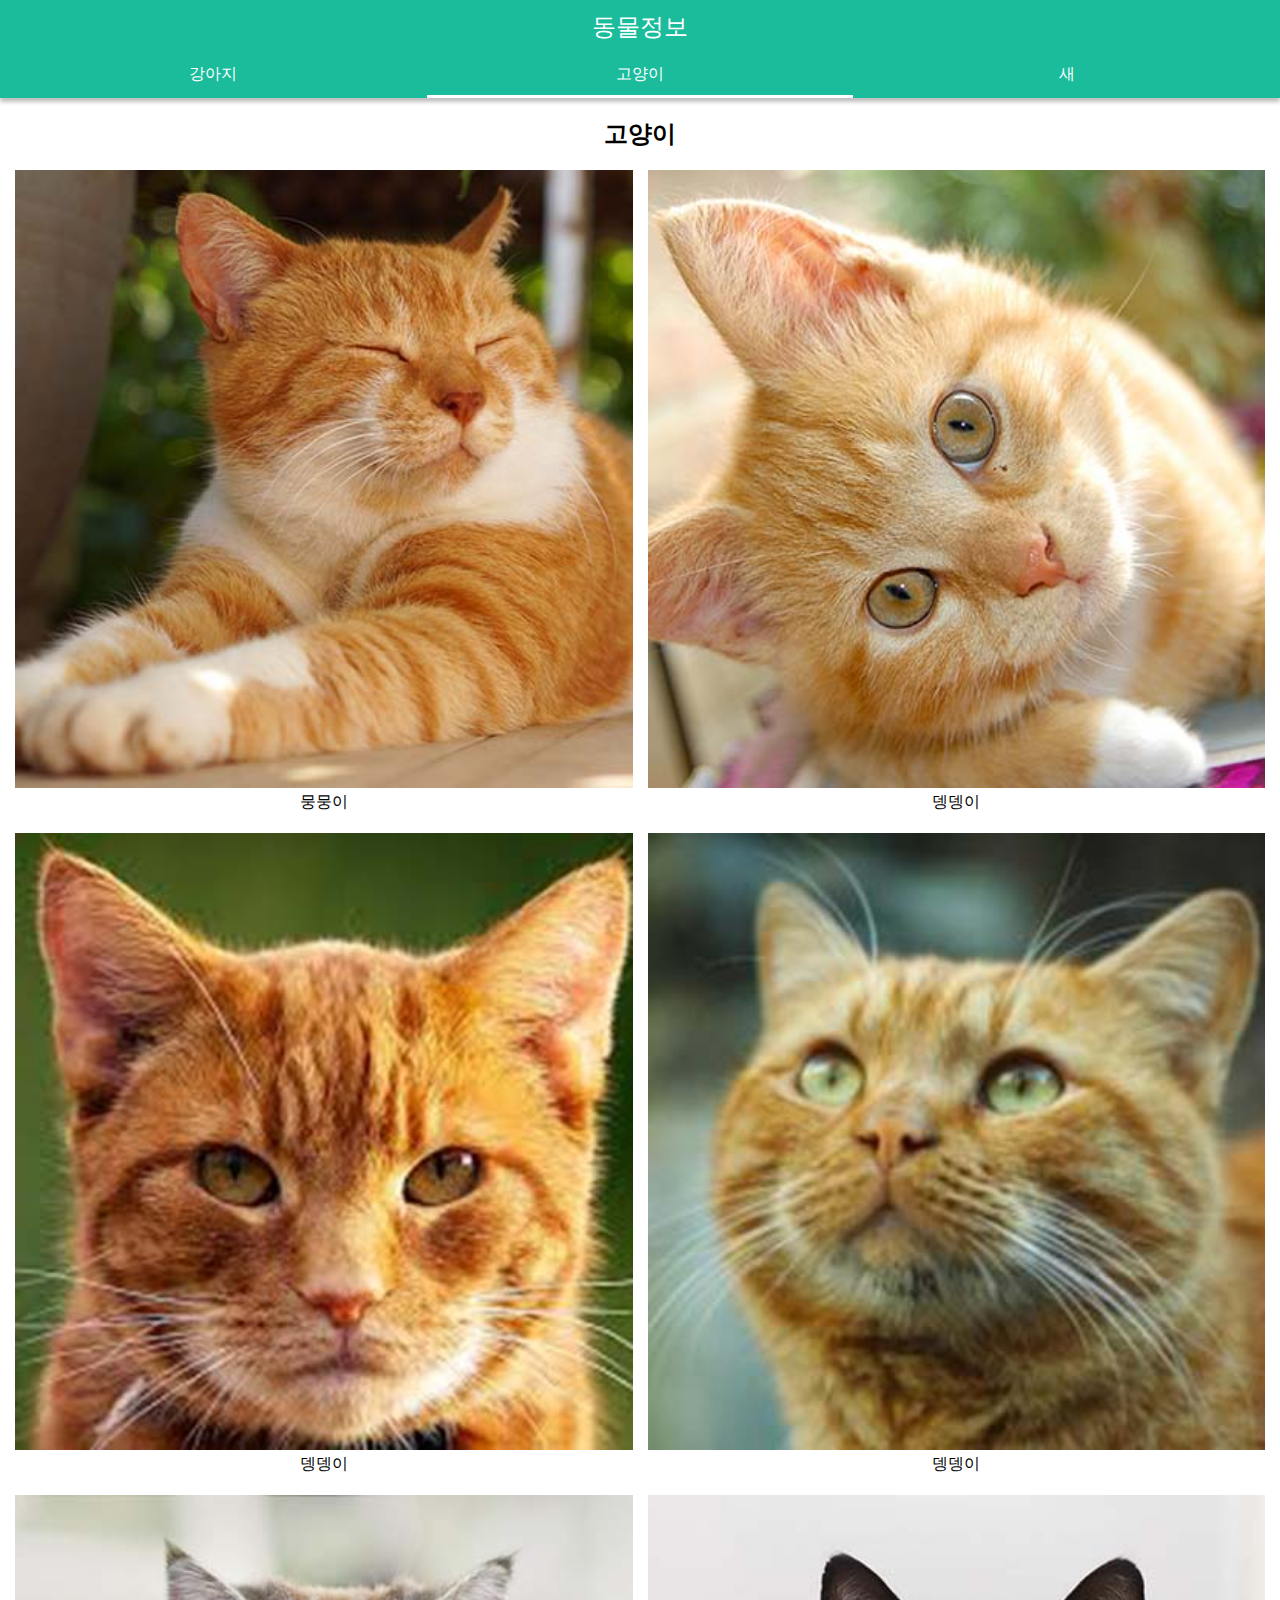
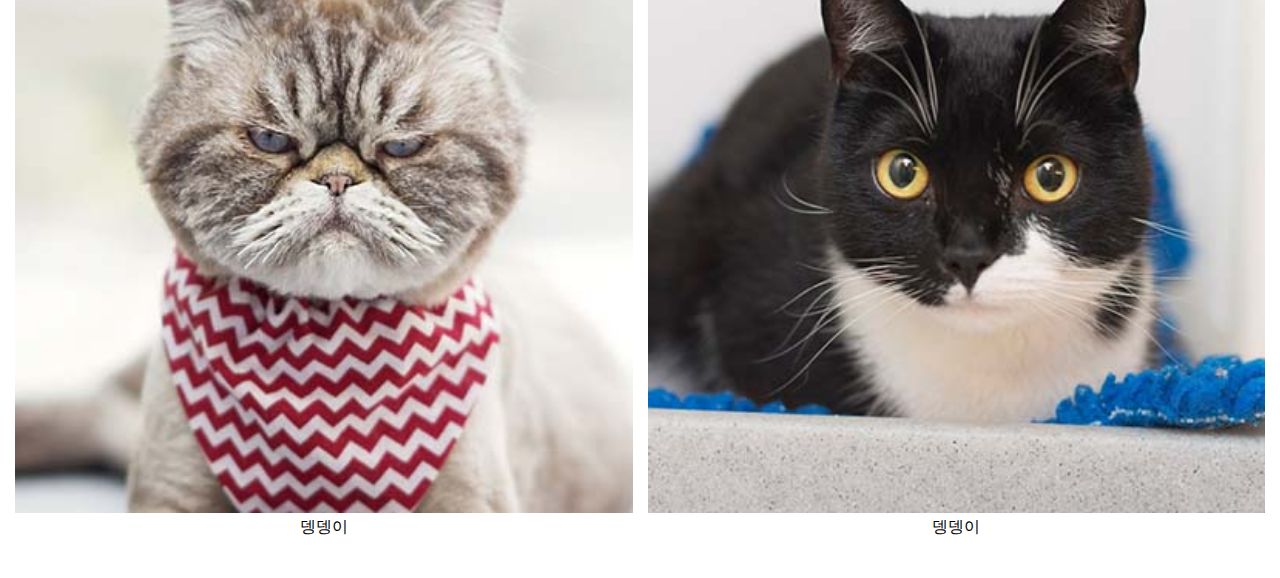
<file: cat.html>
<!DOCTYPE html>
<html lang="en">
<head>
    <meta charset="UTF-8">
    <meta name="viewport" content="width=device-width, initial-scale=1.0">
    <title>동물정보 - 고양이</title>
    <link rel="stylesheet" href="style.css">
</head>
<body>
    <header>
        <h1><a href="index.html">동물정보</a></h1>
        <nav>
            <a href="index.html">강아지</a>
            <a class="active" href="cat.html">고양이</a>
            <a href="bird.html">새</a>
        </nav>
    </header>

    <section class="main">
        <h2>고양이</h2>
        <div class="animal-list">
            <div class="item">
                <img src="images/cat01.jpg" alt="cat1">
                <p class="name">뭉뭉이</p>
            </div>
            <div class="item">
                <img src="images/cat02.jpg" alt="cat2">
                <p class="name">뎅뎅이</p>
            </div>
            <div class="item">
                <img src="images/cat03.jpg" alt="cat2">
                <p class="name">뎅뎅이</p>
            </div>
            <div class="item">
                <img src="images/cat04.jpg" alt="cat4">
                <p class="name">뎅뎅이</p>
            </div>
            <div class="item">
                <img src="images/cat05.jpg" alt="cat5">
                <p class="name">뎅뎅이</p>
            </div>
            <div class="item">
                <img src="images/cat06.jpg" alt="cat6">
                <p class="name">뎅뎅이</p>
            </div>
        </div>
    </section>
</body>
</html>
</file>
<file: style.css>
/* style.css */
:root {
    --main-color: #1ABC9C;
    --text-color-dark: #000;
    --text-color-light: #fff;
}

*{
    margin: 0;
    padding: 0;
    box-sizing: border-box;
}

body {
    background-color: #fff;
    text-align: center;
    font-family: "맑은 고딕", sans-serif;
}

header {
    width: 100%;
    background-color: var(--main-color);
    /* x | y | blur | color */
    box-shadow: 0 4px 4px rgba(0,0,0, 0.25);
}

header a {
    text-decoration: none;
    color: var(--text-color-light);
}

header h1 {
    /* outline: 1px solid red; */
    padding: 11px;
    font-size: 24px;
    font-weight: normal;
}

/* nav 버튼 */
header nav {
    display: flex;
}
header nav a {
    /* outline: 1px solid #333; */
    display: block;

    /* width: 33.33%; */
    /* calc(계산식) */
    width: calc(100% / 3);
    padding: 10px;
}

header nav a.active { border-bottom: 3px solid #fff; }

section.main {
    padding: 20px 15px;
}

section.main h2 {
    margin-bottom: 20px;
}

section.main .animal-list {
    display: flex;
    flex-wrap: wrap;
}

section.main .animal-list .item {
    width: 50%;
    margin-bottom: 20px;
}

/* 홀수 item 우측 마진 */
section.main .animal-list .item:nth-child(odd) {
    /* border: 2px solid red; */
    padding-right: 7.5px;
}

/* 짝수 item 좌측 마진 */
section.main .animal-list .item:nth-child(even) {
    /* border: 2px solid blue; */
    padding-left: 7.5px;
}

section.main .animal-list .item img {
    width: 100%;
}
</file>
